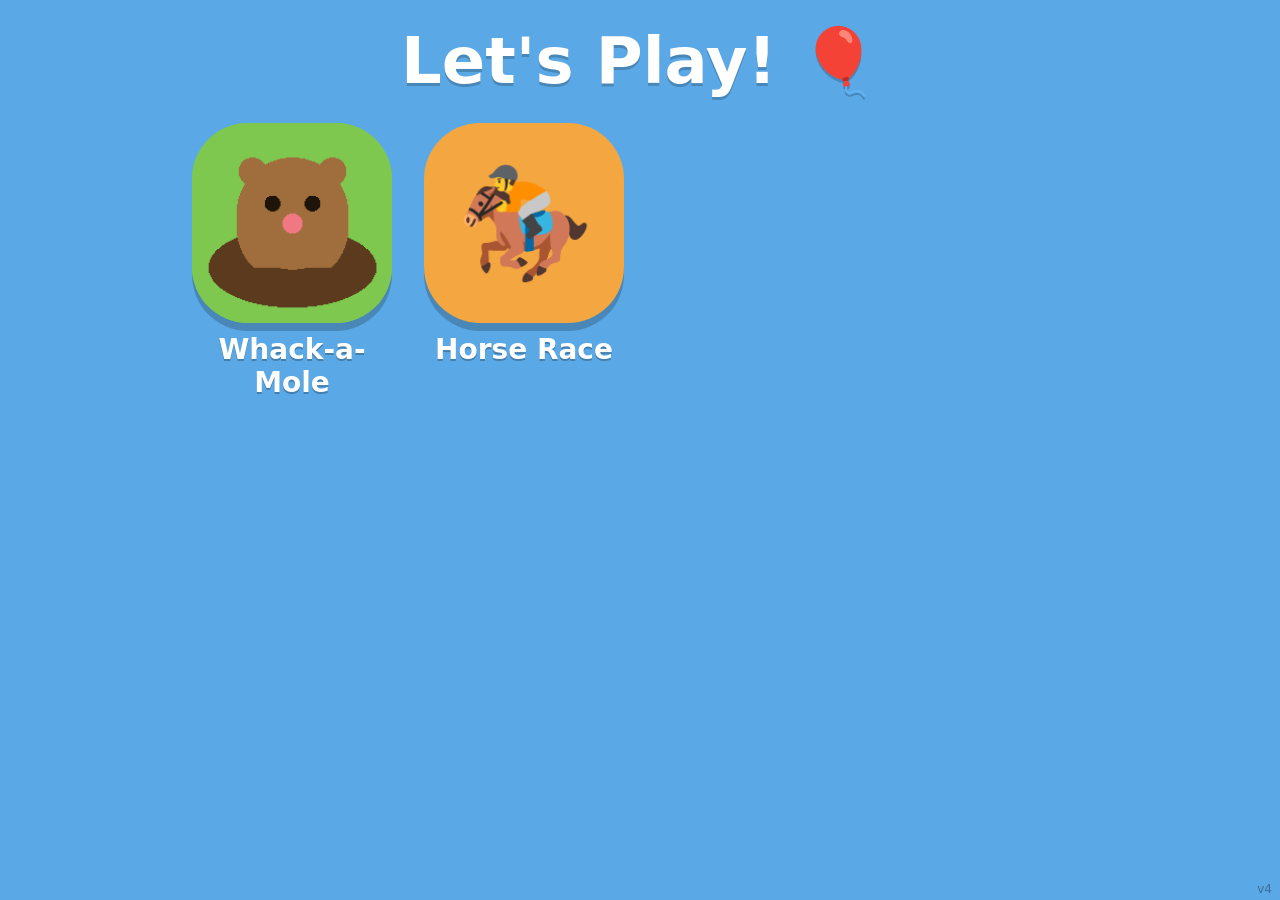
<file: index.html>
<!DOCTYPE html>
<html lang="en">
<head>
  <meta charset="utf-8">
  <title>Games</title>
  <meta name="viewport" content="width=device-width, initial-scale=1, maximum-scale=1, user-scalable=no, viewport-fit=cover">
  <meta name="apple-mobile-web-app-capable" content="yes">
  <meta name="mobile-web-app-capable" content="yes">
  <meta name="apple-mobile-web-app-title" content="Games">
  <meta name="theme-color" content="#5aa9e6">
  <link rel="manifest" href="manifest.webmanifest">
  <link rel="apple-touch-icon" href="icon-192.png">
  <link rel="icon" href="icon-192.png">
  <link rel="stylesheet" href="gallery.css">
</head>
<body>
  <h1>Let's Play! 🎈</h1>
  <main id="games"></main>
  <div id="version"></div>

  <script src="version.js"></script>
  <script src="games.js"></script>
  <script src="gallery.js"></script>
</body>
</html>
</file>
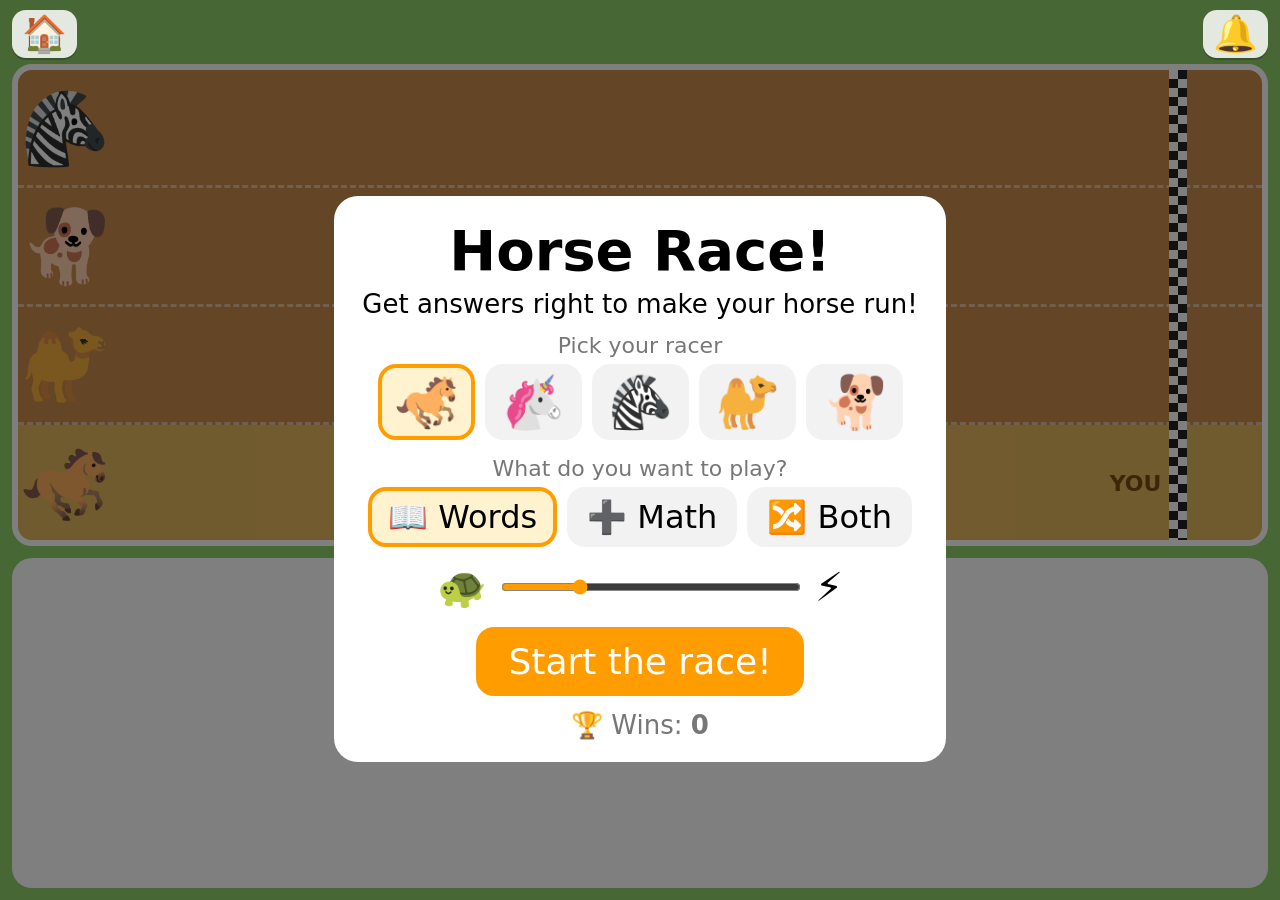
<file: games/horserace/index.html>
<!DOCTYPE html>
<html lang="en">
<head>
  <meta charset="utf-8">
  <title>Horse Race</title>
  <meta name="viewport" content="width=device-width, initial-scale=1, maximum-scale=1, user-scalable=no, viewport-fit=cover">
  <meta name="apple-mobile-web-app-capable" content="yes">
  <meta name="mobile-web-app-capable" content="yes">
  <meta name="apple-mobile-web-app-title" content="Games">
  <meta name="theme-color" content="#8fd16a">
  <link rel="manifest" href="../../manifest.webmanifest">
  <link rel="apple-touch-icon" href="../../icon-192.png">
  <link rel="stylesheet" href="style.css">
</head>
<body>
  <a id="home" class="corner" href="../../" aria-label="Back to all games">🏠</a>
  <button id="mute" class="corner" aria-label="Sound on or off">🔔</button>

  <div id="track"></div>

  <div id="quiz">
    <div id="prompt-row">
      <button id="say" aria-label="Say it again">🔊</button>
      <div id="prompt"></div>
    </div>
    <div id="choices"></div>
  </div>

  <div id="countdown"></div>

  <div id="overlay">
    <div id="overlay-box">
      <h1 id="overlay-title">Horse Race!</h1>
      <p id="overlay-text">Get answers right to make your horse run!</p>
      <div class="label">Pick your racer</div>
      <div id="racers" class="picks"></div>
      <div class="label">What do you want to play?</div>
      <div id="modes" class="picks"></div>
      <div id="speed-row">
        <span aria-hidden="true">🐢</span>
        <input type="range" id="speed" min="1" max="5" step="1" value="2" aria-label="How fast the other horses run">
        <span aria-hidden="true">⚡</span>
      </div>
      <button id="start">Start the race!</button>
      <p id="wins-row">🏆 Wins: <b id="wins">0</b></p>
    </div>
  </div>

  <script src="game.js"></script>
</body>
</html>
</file>
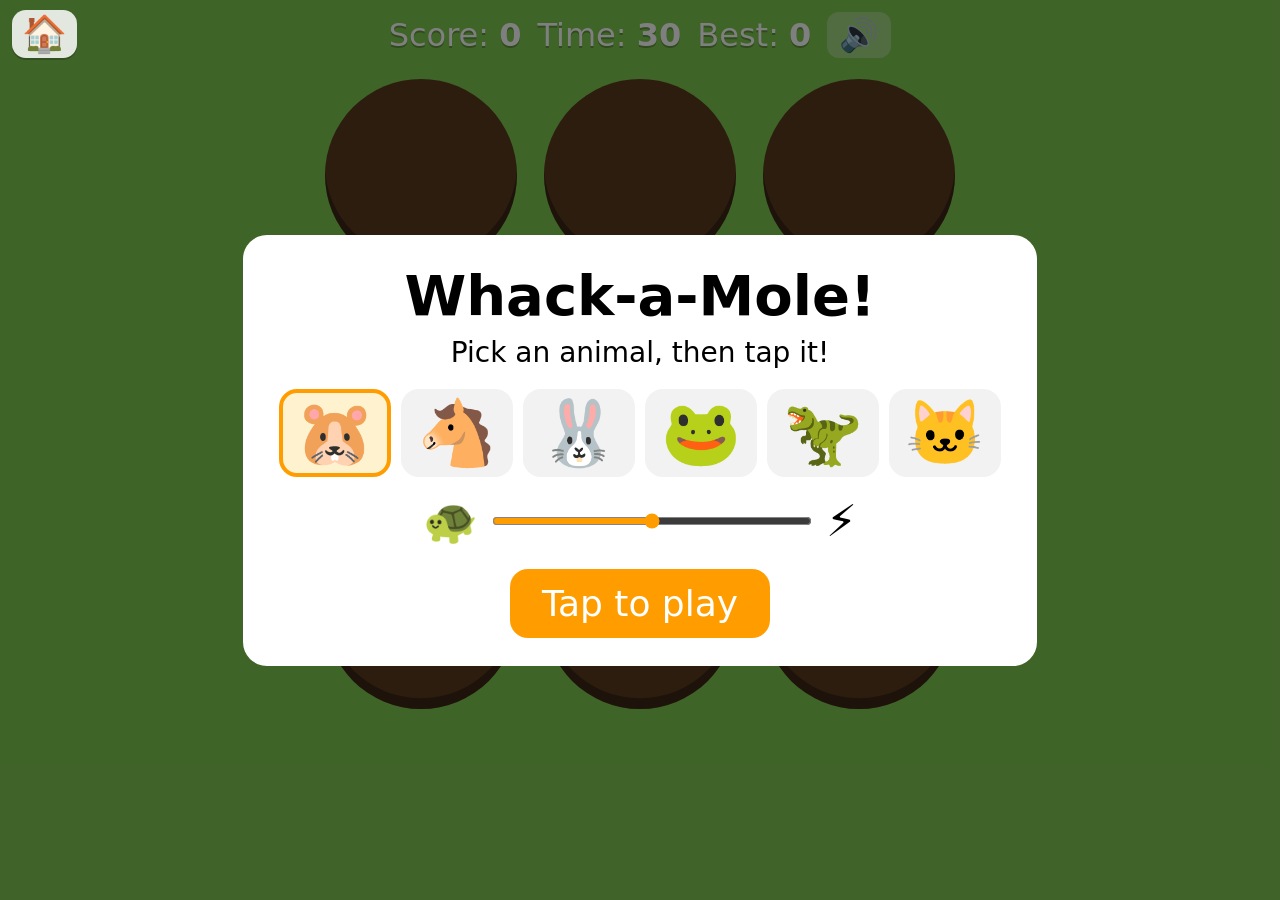
<file: games/whackamole/index.html>
<!DOCTYPE html>
<html lang="en">
<head>
  <meta charset="utf-8">
  <title>Whack-a-Mole</title>
  <meta name="viewport" content="width=device-width, initial-scale=1, maximum-scale=1, user-scalable=no, viewport-fit=cover">
  <meta name="apple-mobile-web-app-capable" content="yes">
  <meta name="mobile-web-app-capable" content="yes">
  <meta name="apple-mobile-web-app-title" content="Whack-a-Mole">
  <meta name="theme-color" content="#7ec850">
  <link rel="manifest" href="../../manifest.webmanifest">
  <link rel="apple-touch-icon" href="../../icon-192.png">
  <link rel="icon" href="icon.png">
  <link rel="stylesheet" href="style.css">
</head>
<body>
  <a id="home" href="../../" aria-label="Back to all games">🏠</a>

  <div id="hud">
    <div>Score: <b id="score">0</b></div>
    <div>Time: <b id="time">30</b></div>
    <div>Best: <b id="best">0</b></div>
    <button id="mute" aria-label="Sound on or off">🔊</button>
  </div>

  <div id="board"></div>

  <div id="overlay">
    <div id="overlay-box">
      <h1 id="overlay-title">Whack-a-Mole!</h1>
      <p id="overlay-text">Pick an animal, then tap it!</p>
      <div id="animals"></div>
      <div id="speed-row">
        <span aria-hidden="true">🐢</span>
        <input type="range" id="speed" min="1" max="5" step="1" value="3" aria-label="Speed">
        <span aria-hidden="true">⚡</span>
      </div>
      <button id="start">Tap to play</button>
    </div>
  </div>

  <script src="game.js"></script>
</body>
</html>
</file>
<file: gallery.css>
* { box-sizing: border-box; -webkit-tap-highlight-color: transparent; }

html, body {
  margin: 0; min-height: 100%;
  background: #5aa9e6;
  font-family: "Trebuchet MS", "Comic Sans MS", system-ui, sans-serif;
  touch-action: manipulation;
  user-select: none; -webkit-user-select: none;
}

body {
  padding: calc(env(safe-area-inset-top) + 16px) 16px calc(env(safe-area-inset-bottom) + 24px);
}

h1 {
  margin: 8px 0 24px; text-align: center; color: #fff;
  font-size: clamp(32px, 8vw, 64px);
  text-shadow: 0 3px 0 rgba(0,0,0,.2);
}

#games {
  display: grid; gap: clamp(16px, 4vw, 32px);
  grid-template-columns: repeat(auto-fill, min(40vw, 200px));
  justify-content: center;
  max-width: 1000px; margin: 0 auto;
}

.game {
  display: flex; flex-direction: column; align-items: center; gap: 10px;
  text-decoration: none; color: #fff;
}
.art {
  display: flex; align-items: center; justify-content: center;
  width: 100%; aspect-ratio: 1; overflow: hidden;
  background: var(--tile); border-radius: 28%;
  font-size: min(22vw, 110px); line-height: 1;
  box-shadow: 0 8px 0 rgba(0,0,0,.2);
  transition: transform .1s;
}
.art img { width: 100%; height: 100%; object-fit: cover; }
.game:active .art { transform: translateY(6px); box-shadow: 0 2px 0 rgba(0,0,0,.2); }
.name {
  font-size: clamp(18px, 4.5vw, 28px); font-weight: bold; text-align: center;
  text-shadow: 0 2px 0 rgba(0,0,0,.25);
}

#version { position: fixed; right: 8px; bottom: 4px; font-size: 12px; color: rgba(0,0,0,.35); }
</file>
<file: games/horserace/style.css>
* { box-sizing: border-box; -webkit-tap-highlight-color: transparent; }

html, body {
  margin: 0; height: 100%;
  background: #8fd16a;
  /* Chalkboard / Comic Sans have the "a" and "g" kids learn to read */
  font-family: "Chalkboard SE", "Comic Sans MS", "Trebuchet MS", system-ui, sans-serif;
  touch-action: manipulation;
  user-select: none; -webkit-user-select: none;
  overscroll-behavior: none;
}

body {
  display: flex; flex-direction: column; gap: 12px;
  height: 100vh; height: 100dvh;
  padding: calc(env(safe-area-inset-top) + 64px) 12px calc(env(safe-area-inset-bottom) + 12px);
}

/* ---------- corner buttons ---------- */
.corner {
  position: fixed; z-index: 10; top: calc(env(safe-area-inset-top) + 10px);
  font-size: clamp(24px, 5vw, 36px); line-height: 1; text-decoration: none;
  background: rgba(255,255,255,.85); border: 0; border-radius: 14px; padding: 6px 10px;
  box-shadow: 0 2px 0 rgba(0,0,0,.2); cursor: pointer; font-family: inherit;
}
#home { left: 12px; }
#mute { right: 12px; }

/* ---------- race track ---------- */
#track {
  position: relative; flex: 1 1 50%; min-height: 160px;
  display: flex; flex-direction: column;
  background: #c98b4a; border: 6px solid #fff; border-radius: 20px; overflow: hidden;
}
/* checkered finish line */
#track::after {
  content: ""; position: absolute; top: 0; bottom: 0; right: 6%; width: 18px;
  background: repeating-conic-gradient(#222 0 25%, #fff 0 50%) 0 0 / 18px 18px;
}
.lane { position: relative; flex: 1; border-bottom: 3px dashed rgba(255,255,255,.45); }
.lane:last-child { border-bottom: 0; }
.lane.you { background: rgba(255,236,120,.45); }
.you-tag {
  position: absolute; right: calc(6% + 26px); top: 50%; transform: translateY(-50%);
  font-size: clamp(14px, 3vw, 22px);
  font-weight: bold; color: #7a4a10;
}
.runner {
  position: absolute; top: 50%; z-index: 1;
  font-size: min(8vh, 11vw); line-height: 1; width: 1.3em; text-align: center;
  left: calc(var(--p, 0) * (94% - 1.3em));
  transform: translateY(-50%);
}
.runner.you { transition: left .6s ease-out; }
.runner span { display: inline-block; transform: scaleX(-1); } /* face right, toward the finish */
#track.running .runner span { animation: gallop .35s infinite alternate ease-in-out; }
#track.running .runner.done span { animation: none; }
@keyframes gallop {
  from { transform: scaleX(-1) translateY(0) rotate(0deg); }
  to   { transform: scaleX(-1) translateY(-12%) rotate(-6deg); }
}

/* ---------- question area ---------- */
#quiz {
  flex: 0 0 auto; background: #fff; border-radius: 20px; padding: 14px 12px 20px;
  text-align: center; min-height: 40%;
  display: flex; flex-direction: column; justify-content: center; gap: 16px;
}
#prompt-row { display: flex; align-items: center; justify-content: center; gap: 16px; }
#say {
  font-size: clamp(30px, 6vw, 48px); line-height: 1; border: 0; border-radius: 50%;
  width: 1.8em; height: 1.8em; background: #e3f1ff; cursor: pointer; flex: 0 0 auto;
}
#say[hidden] { display: none; }
#prompt { font-size: clamp(34px, 8vw, 68px); font-weight: bold; color: #333; }
#prompt.small { font-size: clamp(24px, 5vw, 40px); font-weight: normal; }

#choices { display: flex; flex-wrap: wrap; justify-content: center; gap: clamp(12px, 3vw, 28px); }
.choice {
  font-family: inherit; font-size: clamp(34px, 8vw, 64px); line-height: 1.1;
  min-width: 2.6em; padding: .25em .55em; border: 0; border-radius: 22px; cursor: pointer;
  background: #ffe08a; color: #333; box-shadow: 0 6px 0 #d9a520;
}
.choice:active { transform: translateY(4px); box-shadow: 0 2px 0 #d9a520; }
.choice.right { background: #7ed957; box-shadow: 0 6px 0 #4c9e2c; }
.choice.wrong { background: #e4e4e4; box-shadow: 0 6px 0 #bbb; color: #aaa; animation: shake .3s; }
@keyframes shake {
  25% { transform: translateX(-8px); } 75% { transform: translateX(8px); }
}

/* ---------- 3-2-1-GO ---------- */
#countdown {
  position: fixed; inset: 0; display: none; align-items: center; justify-content: center;
  font-size: min(40vw, 40vh); font-weight: bold; color: #fff; pointer-events: none;
  text-shadow: 0 8px 0 rgba(0,0,0,.25); z-index: 5;
}
#countdown.show { display: flex; }

/* ---------- start / results screen ---------- */
#overlay {
  position: fixed; inset: 0; z-index: 8; display: flex; align-items: center; justify-content: center;
  background: rgba(0,0,0,.5); padding: 70px 12px 12px; overflow-y: auto;
}
#overlay.hidden { display: none; }
#overlay-box {
  background: #fff; border-radius: 24px; padding: 22px 28px; text-align: center;
  max-width: 94vw; margin: auto;
}
#overlay-box h1 { margin: 0 0 6px; font-size: clamp(30px, 7vw, 56px); }
#overlay-box p { margin: 0 0 14px; font-size: clamp(18px, 4vw, 26px); }
.label { font-size: clamp(16px, 3.5vw, 22px); color: #777; margin-bottom: 6px; }
.picks { display: flex; flex-wrap: wrap; gap: 10px; justify-content: center; margin-bottom: 16px; }
.pick {
  font-family: inherit; font-size: clamp(30px, 7vw, 52px); line-height: 1; padding: 8px 12px;
  background: #f2f2f2; border: 4px solid transparent; border-radius: 18px; cursor: pointer;
}
.pick span { display: inline-block; transform: scaleX(-1); }
.pick.mode { font-size: clamp(20px, 4.5vw, 32px); padding: 10px 16px; }
.pick.selected { background: #fff3cf; border-color: #ff9d00; }

#speed-row {
  display: flex; align-items: center; gap: 12px; justify-content: center;
  font-size: clamp(26px, 6vw, 40px); margin-bottom: 16px;
}
#speed { width: min(55vw, 300px); height: 44px; accent-color: #ff9d00; }
#start {
  font-size: clamp(22px, 5vw, 36px); padding: 14px 32px; border: 0; border-radius: 18px;
  background: #ff9d00; color: #fff; cursor: pointer; font-family: inherit;
}
#wins-row { margin: 14px 0 0 !important; color: #777; }

/* ---------- celebration ---------- */
.confetti {
  position: fixed; top: -10vh; z-index: 7; font-size: clamp(28px, 6vw, 48px);
  pointer-events: none; animation: fall linear forwards;
}
@keyframes fall { to { transform: translateY(120vh) rotate(540deg); } }
</file>
<file: games/whackamole/style.css>
* { box-sizing: border-box; -webkit-tap-highlight-color: transparent; }

html, body {
  margin: 0; height: 100%;
  background: var(--bg, #7ec850);
  font-family: "Trebuchet MS", "Comic Sans MS", system-ui, sans-serif;
  /* No zoom, no text select, no pull-to-refresh while playing */
  touch-action: manipulation;
  user-select: none; -webkit-user-select: none;
  overscroll-behavior: none;
}

body {
  display: flex; flex-direction: column; align-items: center;
  padding: env(safe-area-inset-top) 12px env(safe-area-inset-bottom);
}

#hud {
  display: flex; gap: 16px; align-items: center; justify-content: center;
  padding: 12px 0; font-size: clamp(18px, 4vw, 32px); color: #fff;
  text-shadow: 0 2px 0 rgba(0,0,0,.25);
}
#hud button {
  font-size: inherit; background: rgba(255,255,255,.3); border: 0;
  border-radius: 12px; padding: 4px 12px; cursor: pointer;
}

#board {
  display: grid; grid-template-columns: repeat(3, 1fr); gap: 3vmin;
  width: min(92vw, 70vh); margin-top: 1vh;
}

.hole {
  position: relative; aspect-ratio: 1; overflow: hidden;
  background: var(--hole, #5b3a1e); border-radius: 50%;
  box-shadow: inset 0 -1.2vmin 0 rgba(0,0,0,.35);
  cursor: pointer;
}
.mole {
  position: absolute; left: 0; right: 0; bottom: 0; text-align: center;
  font-size: min(16vw, 12vh); line-height: 1;
  transform: translateY(110%); transition: transform .12s ease-out;
  pointer-events: none;
}
.hole.up .mole { transform: translateY(8%); }
.hole.hit .mole { transform: translateY(8%) scale(.8) rotate(-15deg); }

#overlay {
  position: fixed; inset: 0; display: flex; align-items: center; justify-content: center;
  background: rgba(0,0,0,.5);
}
#overlay.hidden { display: none; }
#overlay-box {
  background: #fff; border-radius: 24px; padding: 28px 36px; text-align: center;
  max-width: 90vw;
}
#overlay-box h1 { margin: 0 0 8px; font-size: clamp(28px, 7vw, 56px); }
#overlay-box p  { margin: 0 0 20px; font-size: clamp(18px, 4vw, 28px); }
#start {
  font-size: clamp(22px, 5vw, 36px); padding: 14px 32px; border: 0; border-radius: 18px;
  background: #ff9d00; color: #fff; cursor: pointer; font-family: inherit;
}

/* Home button: always on top, even over the start screen */
#home {
  position: fixed; z-index: 10; left: 12px; top: calc(env(safe-area-inset-top) + 10px);
  font-size: clamp(24px, 5vw, 36px); text-decoration: none; line-height: 1;
  background: rgba(255,255,255,.85); border-radius: 14px; padding: 6px 10px;
  box-shadow: 0 2px 0 rgba(0,0,0,.2);
}

#animals { display: flex; flex-wrap: wrap; gap: 10px; justify-content: center; margin-bottom: 18px; }
.animal-btn {
  font-size: clamp(36px, 8vw, 64px); line-height: 1; padding: 8px 12px;
  background: #f2f2f2; border: 4px solid transparent; border-radius: 18px; cursor: pointer;
}
.animal-btn.selected { background: #fff3cf; border-color: #ff9d00; }

#speed-row {
  display: flex; align-items: center; gap: 12px; justify-content: center;
  font-size: clamp(28px, 6vw, 44px); margin-bottom: 22px;
}
#speed { width: min(55vw, 320px); height: 44px; accent-color: #ff9d00; }
</file>
